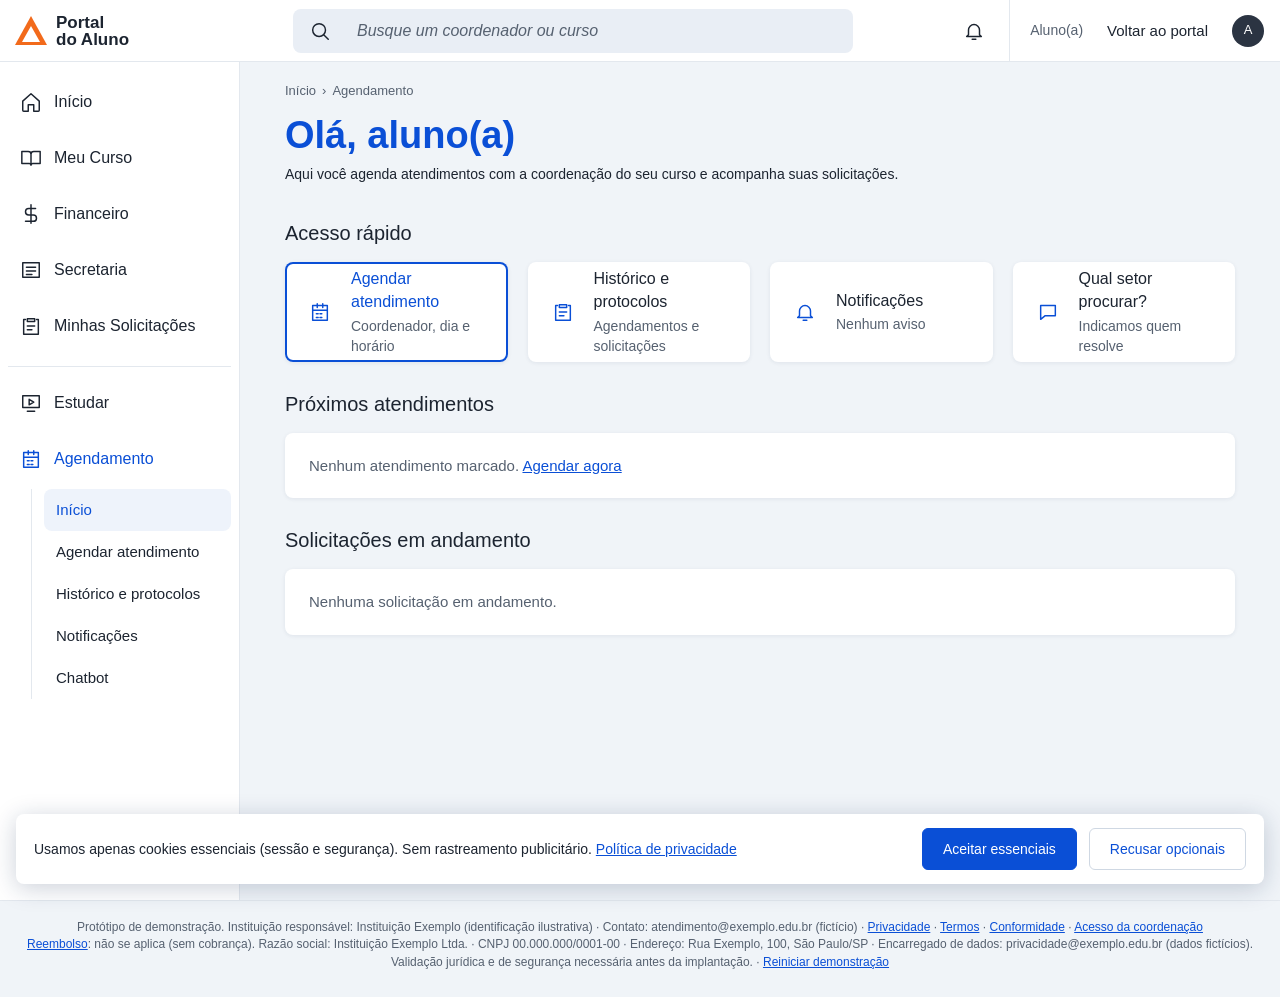
<file: agendamento/index.html>
<!DOCTYPE html><html lang="pt-BR"><head><meta charset="utf-8"><meta name="viewport" content="width=device-width, initial-scale=1, viewport-fit=cover"><title>Agendamento Acadêmico — protótipo</title>
<link rel="stylesheet" href="style.css"></head><body>
<a class="skip" href="#app">Ir para o conteúdo</a><div id="app"></div><div id="ck" role="dialog" aria-label="Preferências de cookies"><span style="flex:1">Usamos apenas cookies essenciais (sessão e segurança). Sem rastreamento publicitário. <a href="#" onclick="go('priv');return false">Política de privacidade</a></span><button class="btn" onclick="ck(1)">Aceitar essenciais</button><button class="btn s" onclick="ck(0)">Recusar opcionais</button></div>
<script src="config.js"></script><script src="script.js"></script></body></html>
</file>
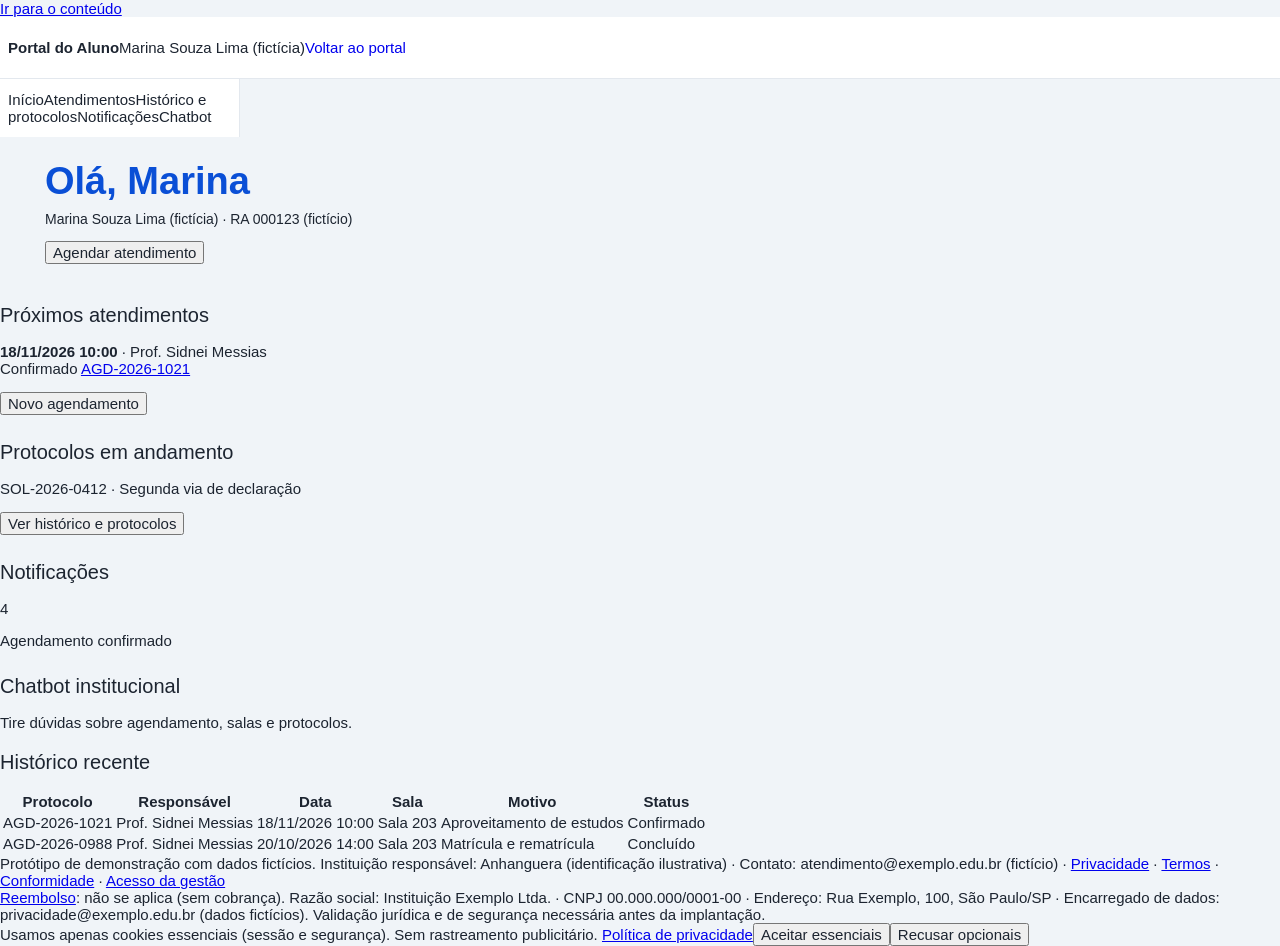
<file: index (1).html>
<!DOCTYPE html><html lang="pt-BR"><head><meta charset="utf-8"><meta name="viewport" content="width=device-width, initial-scale=1, viewport-fit=cover"><title>Agendamento Acadêmico — protótipo</title>
<link rel="stylesheet" href="style.css"></head><body>
<a class="skip" href="#app">Ir para o conteúdo</a><div id="app"></div><div id="ck" role="dialog" aria-label="Preferências de cookies"><span style="flex:1">Usamos apenas cookies essenciais (sessão e segurança). Sem rastreamento publicitário. <a href="#" onclick="go('priv');return false">Política de privacidade</a></span><button class="btn" onclick="ck(1)">Aceitar essenciais</button><button class="btn s" onclick="ck(0)">Recusar opcionais</button></div>
<script src="script.js"></script></body></html>
</file>
<file: agendamento/style.css>
/* agendamento/style.css | Módulo de Agendamento dentro do Portal do Aluno.
   Usa as mesmas medidas, cores e componentes do portal (../style.css):
   barra superior de 62px, menu lateral de 240px, cartões brancos com
   sombra leve, títulos sem exagero. Modo escuro automático.
   Organização: 1) cores  2) base  3) barra superior  4) menu lateral
   5) conteúdo  6) formulários e botões  7) tabelas e status
   8) calendário  9) chatbot  10) gestão  11) avisos  12) celular */

/* 1) Cores (mesmos valores do portal) */
:root{
  color-scheme:light;
  --bg:#f0f4f8; --sf:#fff; --tx:#1c2430; --mu:#566170; --ln:#e3e8ee; --ln2:#cfd8e3;
  --o:#0a4fd6; --od:#0a4fd6; --fill:#0a4fd6; --hover:#eef3fb; --soft:#f6f8fb; --search:#e9eef5;
  --ok:#166B34; --okb:#e3f3e8; --er:#b3261e; --erb:#fbe4e2; --warn:#8a4b00; --warnb:#fdf0e1;
  --sh:0 1px 4px rgba(20,40,80,.08); --sh2:0 2px 10px rgba(20,40,80,.16);
}
@media(prefers-color-scheme:dark){:root:not([data-theme="light"]){
  color-scheme:dark;
  --bg:#0f141b; --sf:#1a212b; --tx:#e8edf3; --mu:#aab5c3; --ln:#2a3340; --ln2:#3a4554;
  --o:#6a9bff; --od:#6a9bff; --fill:#2f6df0; --hover:#232d3a; --soft:#202834; --search:#232d3a;
  --ok:#7bd598; --okb:#173a22; --er:#ff9c94; --erb:#4a1e1b; --warn:#ffc27a; --warnb:#3d2a12;
  --sh:0 1px 4px rgba(0,0,0,.4); --sh2:0 2px 12px rgba(0,0,0,.55);
}}

/* 2) Base */
*{box-sizing:border-box}
html{-webkit-text-size-adjust:100%;scroll-padding-top:70px}
body{margin:0;background:var(--bg);color:var(--tx);font:15px/1.45 "Roboto","Segoe UI",Arial,sans-serif}
button,input,select,textarea{font:inherit;color:inherit}
a{color:var(--o)}
:focus-visible{outline:2px solid var(--o);outline-offset:2px}
svg.i{width:22px;height:22px;fill:none;stroke:currentColor;stroke-width:1.6;stroke-linecap:round;stroke-linejoin:round;flex:none}
.skip{position:absolute;left:8px;top:-60px;background:var(--fill);color:#fff;padding:10px 14px;border-radius:6px;z-index:30}
.skip:focus{top:8px}

/* 3) Barra superior (igual à do portal) */
header.top{position:sticky;top:0;z-index:5;height:62px;background:var(--sf);border-bottom:1px solid var(--ln);display:flex;align-items:center;padding:0 16px 0 8px}
.logo{display:flex;align-items:center;gap:6px;width:232px;flex:none;font-weight:800;line-height:1;font-size:17px;color:var(--tx);text-decoration:none;padding-left:4px}
.logo small{display:block;font-size:17px}
.search{flex:1;max-width:560px;margin:0 auto;display:flex;align-items:center;gap:14px;background:var(--search);border-radius:8px;padding:0 16px;height:44px}
.search input{flex:1;border:0;background:none;font-style:italic;font-size:16px;color:var(--tx);outline:0;min-width:0}
.search input::placeholder{color:var(--mu)}
.tools{display:flex;align-items:center;gap:20px;margin-left:auto}
.ib{background:none;border:0;padding:4px;position:relative;display:flex;align-items:center;color:var(--tx);text-decoration:none;cursor:pointer}
.ib .sm{display:none}
.badge{position:absolute;top:-6px;right:-8px;background:#c2410c;color:#fff;font-size:10px;border-radius:10px;padding:0 5px;line-height:15px}
.sep{width:1px;height:62px;background:var(--ln)}
.who{font-size:14px;color:var(--mu);max-width:220px;overflow:hidden;text-overflow:ellipsis;white-space:nowrap}
.avatar{width:32px;height:32px;border-radius:50%;background:#2b3442;color:#fff;display:grid;place-items:center;font-size:13px;font-weight:500;flex:none}

/* 4) Menu lateral (igual ao do portal, com o submenu do Agendamento aberto) */
.layout{display:flex;min-height:calc(100vh - 62px)}
.side{width:240px;flex:none;background:var(--sf);border-right:1px solid var(--ln);padding:12px 8px}
.side nav{display:flex;flex-direction:column}
.nav{display:flex;align-items:center;gap:12px;min-height:56px;padding:0 12px;border-radius:8px;color:var(--tx);text-decoration:none;font-size:16px;cursor:pointer}
.nav:hover{background:var(--hover)}
.nav.open{color:var(--o);font-weight:500}
.nav[aria-current]{background:var(--hover);color:var(--o);font-weight:500}
.divider{height:1px;background:var(--ln);margin:12px 0 8px}
.subnav{display:flex;flex-direction:column;margin:2px 0 6px 23px;padding-left:12px;border-left:1px solid var(--ln)}
.subnav .nav{min-height:42px;font-size:15px;padding:0 12px}
.side-t{font-size:12px;letter-spacing:.06em;text-transform:uppercase;color:var(--mu);padding:12px 12px 6px}
.mtabs{display:none}

/* 5) Conteúdo */
main{flex:1;min-width:0;padding:20px 45px 40px;max-width:1240px}
.crumbs{font-size:13px;color:var(--mu);margin:0 0 10px}
.crumbs a{color:var(--mu);text-decoration:none}.crumbs a:hover{color:var(--o);text-decoration:underline}
.crumbs .s{margin:0 6px}
h1{font-size:24px;font-weight:500;line-height:1.25;margin:0 0 6px}
h2{font-size:16px;font-weight:500;margin:0 0 12px}
h2.sec{font-size:20px;font-weight:400;margin:28px 0 14px}
main>h1+.mu{margin-top:0}
p{margin:0 0 10px}
.mu{color:var(--mu);font-size:14px}
.hero{padding:2px 0 6px}
.hero h1{font-size:38px;font-weight:600;color:var(--o);line-height:1.2;margin:0}
.hero p{margin:6px 0 0;font-size:14px}
.g{display:grid;gap:20px;grid-template-columns:repeat(auto-fill,minmax(260px,1fr))}
.c{background:var(--sf);border-radius:8px;box-shadow:var(--sh);padding:20px 24px}
.c.cl{cursor:pointer}.c.cl:hover{box-shadow:var(--sh2)}
.c>h2:first-child{margin-top:0}
.c p:last-child{margin-bottom:0}
/* cartões do portal: acesso rápido e listas com ícone e seta */
.card{background:var(--sf);border-radius:8px;box-shadow:var(--sh);color:var(--tx);text-decoration:none}
a.card,button.card{cursor:pointer;border:0;text-align:left;width:100%}
a.card:hover,button.card:hover{box-shadow:var(--sh2)}
.quick{display:grid;grid-template-columns:repeat(4,1fr);gap:20px}
.qk{display:flex;align-items:center;gap:20px;padding:0 24px;min-height:100px}
.qk .t{font-size:16px}.qk .s{font-size:14px;color:var(--mu);margin-top:2px}
.qk.hl{box-shadow:inset 0 0 0 2px var(--o),var(--sh)}.qk.hl .t{color:var(--o);font-weight:500}
.ico{color:var(--o);display:flex}
.list{display:flex;flex-direction:column;gap:12px}
.task{display:grid;grid-template-columns:auto 1fr auto auto;grid-template-areas:"ico body st chev";align-items:center;column-gap:20px;padding:18px 24px}
.task>.ico,.task>.av{grid-area:ico}.task>.body{grid-area:body}.task>.tag{grid-area:st}.task>.chev{grid-area:chev}
.task .body{flex:1;min-width:0}
.task .t{font-size:16px}.task .s{font-size:14px;color:var(--mu);margin-top:2px}
.chev{color:var(--mu);width:20px;height:20px}
.empty{padding:22px 24px;color:var(--mu)}
.av{width:44px;height:44px;border-radius:50%;background:var(--hover);color:var(--o);display:grid;place-items:center;font-weight:500;font-size:15px;flex:none}
.av.lg{width:64px;height:64px;font-size:20px}
.alert{display:flex;align-items:center;gap:20px;padding:22px 24px;margin:18px 0 0}
.alert .t{font-size:16px}.alert .s{font-size:14px;color:var(--mu)}
.info{background:var(--hover);border-radius:8px;padding:14px 18px;font-size:14px;margin:0 0 16px}

/* 6) Formulários e botões */
label{display:block;font-size:14px;font-weight:500;margin:14px 0 6px}
input,select,textarea{width:100%;min-height:44px;padding:10px 12px;border:1px solid var(--ln2);border-radius:6px;background:var(--sf);font-size:16px}
textarea{min-height:0;resize:vertical}
input:focus,select:focus,textarea:focus{outline:0;border-color:var(--o);box-shadow:0 0 0 3px rgba(10,79,214,.18)}
input[type=checkbox]{width:18px;min-height:0;height:18px;vertical-align:-3px;margin:0 6px 0 0;accent-color:var(--o)}
.err{color:var(--er);font-size:13px;margin-top:4px}
.err:empty{display:none}
.btn{display:inline-flex;align-items:center;justify-content:center;gap:8px;min-height:42px;padding:0 20px;border-radius:6px;border:1px solid var(--fill);background:var(--fill);color:#fff;font-weight:500;cursor:pointer;text-decoration:none;white-space:nowrap}
.btn:hover:not(:disabled){filter:brightness(.93)}
.btn.s{background:var(--sf);color:var(--o);border-color:var(--ln2)}
.btn.s:hover:not(:disabled){background:var(--hover);filter:none}
.btn.d{background:var(--er);border-color:var(--er);color:#fff}
.btn:disabled{opacity:.45;cursor:not-allowed}
.row{display:flex;gap:12px;flex-wrap:wrap;align-items:flex-end}
.row>*{flex:1;min-width:160px}
.row>.btn{flex:none;min-width:0}
.row label{margin-top:0}
.acts{display:flex;gap:10px;flex-wrap:wrap;margin-top:18px}

/* 7) Tabelas e status */
.tw{background:var(--sf);border-radius:8px;box-shadow:var(--sh);overflow-x:auto}
table{width:100%;border-collapse:collapse;font-size:14px}
caption{padding:12px 16px 0;font-size:13px}
th{text-align:left;font-weight:500;color:var(--mu);font-size:13px;padding:12px 16px;border-bottom:1px solid var(--ln);white-space:nowrap}
td{padding:12px 16px;border-bottom:1px solid var(--ln);vertical-align:middle}
tr:last-child td{border-bottom:0}
tr:hover td{background:var(--soft)}
.tag{display:inline-flex;align-items:center;gap:6px;font-size:13px;font-weight:500;color:var(--mu);white-space:nowrap}
.tag::before{content:"";width:8px;height:8px;border-radius:50%;background:currentColor;flex:none}
.tag.Confirmado,.tag.Concluído{color:var(--ok)}
.tag.Pendente{color:var(--warn)}
.tag.Cancelado{color:var(--er)}

/* 8) Calendário e horários */
.cal{display:grid;grid-template-columns:repeat(7,1fr);gap:6px}
.cal b{text-align:center;font-size:12px;font-weight:500;color:var(--mu);padding-bottom:4px}
.d{width:100%;min-height:44px;border-radius:6px;border:1px solid transparent;background:var(--soft);color:var(--mu);opacity:.75;cursor:not-allowed;font-size:14px}
.d.av{background:var(--sf);border-color:var(--ln2);color:var(--tx);opacity:1;font-weight:500;cursor:pointer}
.d.av:hover{border-color:var(--o);color:var(--o)}
.d.sel,.d.sel:hover{background:var(--fill);border-color:var(--fill);color:#fff}
.sl{display:flex;flex-wrap:wrap;gap:8px;margin:4px 0 16px}
.sl button{min-height:42px;min-width:84px;padding:0 16px;border-radius:6px;border:1px solid var(--ln2);background:var(--sf);font-weight:500;cursor:pointer}
.sl button:hover:not(:disabled){border-color:var(--o);color:var(--o)}
.sl button:disabled{background:var(--soft);color:var(--mu);text-decoration:line-through;cursor:not-allowed;border-color:transparent}
.sl button.sel,.sl button.sel:hover{background:var(--fill);border-color:var(--fill);color:#fff}
.leg{display:flex;flex-wrap:wrap;gap:16px;font-size:13px;color:var(--mu);margin:14px 0}
.leg span{display:inline-flex;align-items:center;gap:6px}
.leg i{width:14px;height:14px;border-radius:3px;border:1px solid var(--ln2);background:var(--sf)}
.leg i.n{background:var(--soft);border-color:transparent}
.leg i.s{background:var(--fill);border-color:var(--fill)}
.mes{display:flex;gap:8px;margin:14px 0 0}
.mes .btn[aria-pressed="true"]{background:var(--hover);border-color:var(--o)}

/* 9) Chatbot */
.setores{display:grid;grid-template-columns:repeat(3,1fr);gap:20px;margin:0 0 16px}
.chat{height:340px;overflow:auto;display:flex;flex-direction:column;gap:10px;padding:4px 2px 12px}
.m{padding:10px 14px;border-radius:8px;max-width:80%;font-size:14px}
.m.b{background:var(--bg);align-self:flex-start}
.m.u{background:var(--fill);color:#fff;align-self:flex-end}
.qs{display:flex;flex-wrap:wrap;gap:8px;margin:8px 0 12px}
.qs .btn{min-height:36px;padding:0 14px;font-size:14px;white-space:normal;text-align:left}
.ask{display:flex;gap:8px}.ask input{flex:1}

/* 10) Gestão */
.kpis{grid-template-columns:repeat(auto-fit,minmax(170px,1fr))}
.g2{grid-template-columns:repeat(auto-fit,minmax(300px,1fr))}
.k{font-size:28px;font-weight:500;color:var(--o);line-height:1.1;margin-bottom:4px}
.bar{display:flex;align-items:center;gap:10px;margin:8px 0;font-size:14px}
.bar span:first-child{width:120px;flex:none}
.bar i{display:block;height:8px;background:var(--o);border-radius:2px}
.bar span:last-child{color:var(--mu);font-size:13px}
hr{border:0;border-top:1px solid var(--ln);margin:16px 0}

/* 11) Avisos, janelas e rodapé */
.ov{position:fixed;inset:0;background:rgba(15,20,27,.55);display:flex;align-items:center;justify-content:center;padding:16px;z-index:9}
.ov .c{max-width:460px;width:100%;max-height:90vh;overflow:auto;box-shadow:0 10px 40px rgba(0,0,0,.3)}
#ck{position:fixed;left:16px;right:16px;bottom:16px;z-index:8;background:var(--sf);border-radius:8px;box-shadow:0 4px 24px rgba(20,40,80,.22);padding:14px 18px;display:flex;gap:12px;align-items:center;flex-wrap:wrap;font-size:14px}
#toast{position:fixed;top:74px;right:16px;background:#1c2430;color:#fff;padding:12px 18px;border-radius:6px;z-index:20;font-size:14px;box-shadow:var(--sh2)}
footer{padding:18px 24px 26px;text-align:center;font-size:12px;color:var(--mu);border-top:1px solid var(--ln)}
footer a{color:var(--o)}

/* 12) Telas menores */
@media(max-width:1100px){.quick{grid-template-columns:repeat(2,1fr)}.logo{width:auto;margin-right:16px}.setores{grid-template-columns:1fr}}
@media(max-width:900px){main{padding:20px 24px 36px}.search{display:none}}
@media(max-width:760px){
  header.top{padding:0 12px 0 8px}
  .tools{gap:4px}.sep,.who{display:none}
  .ib{min-width:44px;min-height:44px;justify-content:center}
  .ib.volta{padding:0 8px}.ib .lg{display:none}.ib .sm{display:inline}
  .layout{display:block;min-height:0}
  .side{display:none}
  .mtabs{display:flex;position:sticky;top:62px;z-index:4;background:var(--sf);border-bottom:1px solid var(--ln);overflow-x:auto;-webkit-overflow-scrolling:touch;padding:0 8px}
  .mtabs a{flex:none;padding:14px 12px 12px;color:var(--mu);text-decoration:none;font-size:14px;font-weight:500;border-bottom:3px solid transparent;white-space:nowrap}
  .mtabs a[aria-current]{color:var(--o);border-bottom-color:var(--o)}
  main{padding:16px 16px 32px}
  .hero h1{font-size:30px}
  .quick{grid-template-columns:1fr;gap:12px}
  .qk{min-height:84px}
  .g{grid-template-columns:1fr;gap:12px}
  .c{padding:18px}
  .task{padding:16px 18px;column-gap:14px;row-gap:6px;grid-template-columns:auto 1fr auto;grid-template-areas:"ico body chev" "ico st chev"}
  .task>.tag{justify-self:start}
  .task .t{font-size:15px}
  .kpis{grid-template-columns:repeat(2,1fr)}
  .row>*{min-width:100%}.row>.btn{flex:1 1 auto;min-width:0;max-width:100%;white-space:normal;text-align:center;padding:8px 16px;line-height:1.25}/* botões quebram linha em vez de cortar o texto (fonte grande no iPhone) */
  .acts .btn{white-space:normal;text-align:center}
  .acts .btn{flex:1}
  table{min-width:600px}
  .cal{gap:4px}.d{min-height:40px}
  .sl button{flex:1 1 28%}
  .m{max-width:90%}
  .chat{height:300px}
  .bar span:first-child{width:96px}
  #ck{left:8px;right:8px;bottom:8px}#ck .btn{flex:1}
  #toast{left:16px;right:16px;top:auto;bottom:16px}
}
@media(prefers-reduced-motion:reduce){*{transition:none!important}}

/* 13) Triagem e orientação */
.faq{margin:0;padding-left:20px}
.faq li{margin:0 0 12px;line-height:1.5}
.faq li:last-child{margin-bottom:0}
.info.warn{background:var(--warnb)}
.kv{display:flex;gap:40px;flex-wrap:wrap}
.kv .k{margin-bottom:2px}

/* 14) Tutorial visual do aceite da grade (telas desenhadas) */
.tut{list-style:none;margin:16px 0 12px;padding:0;display:grid;grid-template-columns:repeat(4,1fr);gap:16px}
.tut li{display:flex;flex-direction:column;gap:10px}
.tut p{margin:0;font-size:14px;line-height:1.45}
.tut b.n{display:inline-grid;place-items:center;width:22px;height:22px;border-radius:50%;background:var(--fill);color:#fff;font-size:12px;font-weight:500;margin-right:8px;vertical-align:1px}
.tela{position:relative;height:136px;border:1px solid var(--ln2);border-radius:8px;background:var(--bg);overflow:hidden;padding:26px 10px 10px;font-size:11px;color:var(--tx)}
.tela::before{content:"";position:absolute;left:0;right:0;top:0;height:18px;background:var(--sf);border-bottom:1px solid var(--ln)}
.tela::after{content:"";position:absolute;left:8px;top:4px;width:10px;height:10px;background:#f26a1b;clip-path:polygon(50% 0,100% 100%,0 100%)}
.tela span,.tela em{display:block;font-style:normal;padding:5px 8px;border-radius:5px;margin-bottom:4px;background:var(--sf);white-space:nowrap;overflow:hidden;text-overflow:ellipsis}
.tela .hi{position:relative;box-shadow:inset 0 0 0 2px var(--fill);color:var(--o);font-weight:500;padding-right:24px}
.tela .hi::after{content:"";position:absolute;right:8px;top:50%;width:10px;height:10px;margin-top:-5px;border-radius:50%;background:var(--fill);animation:toque 1.6s ease-out infinite}
@keyframes toque{0%{box-shadow:0 0 0 0 rgba(10,79,214,.5)}100%{box-shadow:0 0 0 9px rgba(10,79,214,0)}}
.m-grade b{color:var(--ok);margin-right:6px}
.m-grade em.hi{background:var(--fill);color:#fff;text-align:center;margin-top:6px;box-shadow:none;padding-left:24px}
.m-grade em.hi::after{background:#fff}
.m-ok{display:flex;flex-direction:column;align-items:center;justify-content:center;height:100%;gap:4px;text-align:center}
.m-ok b{width:34px;height:34px;border-radius:50%;background:var(--okb);color:var(--ok);display:grid;place-items:center;font-size:18px}
.tela .m-ok span{background:none;font-weight:500;font-size:12px;padding:0;margin:0}
.m-ok small{font-size:10px;color:var(--mu)}
@media(max-width:1100px){.tut{grid-template-columns:repeat(2,1fr)}}
@media(max-width:760px){.tut{grid-template-columns:1fr;gap:12px}.tut li{flex-direction:row;align-items:center;gap:12px}.tela{flex:0 0 46%;height:116px}}
@media(prefers-reduced-motion:reduce){.tela .hi::after{animation:none}}

/* 15) Chat com IA */
.ia-tag{display:inline-block;font-size:12px;font-weight:500;color:var(--o);background:var(--hover);border-radius:4px;padding:1px 8px;margin-bottom:6px}
.dig{color:var(--mu);font-style:italic}
</file>
<file: style.css>
/* style.css | Portal do Aluno. Mobile first. Cores em variáveis (:root), com modo escuro automático. Login no final do arquivo. */
:root{
  box-sizing:border-box;
  padding-top:env(safe-area-inset-top,0px);
  padding-bottom:env(safe-area-inset-bottom,0px);
  color-scheme:light;
  --bg:#f0f4f8; --surface:#fff; --text:#1c2430; --muted:#6b7684; --border:#e3e8ee;
  --blue:#0a4fd6; --green:#0a8a5c; --orange:#f26a1b; --hover:#eef3fb; --search:#e9eef5;
}
@media (prefers-color-scheme:dark){
  :root:not([data-theme="light"]){
    color-scheme:dark;
    --bg:#0f141b; --surface:#1a212b; --text:#e8edf3; --muted:#9aa6b4; --border:#2a3340;
    --blue:#6a9bff; --green:#2fc08a; --hover:#232d3a; --search:#232d3a;
  }
}
:root[data-theme="dark"]{
  color-scheme:dark;
  --bg:#0f141b; --surface:#1a212b; --text:#e8edf3; --muted:#9aa6b4; --border:#2a3340;
  --blue:#6a9bff; --green:#2fc08a; --hover:#232d3a; --search:#232d3a;
}
*{box-sizing:border-box}
html{scroll-padding-top:env(safe-area-inset-top,0px)}
body{margin:0;background:var(--bg);color:var(--text);font-family:"Roboto","Segoe UI",Arial,sans-serif;font-size:15px}
svg.i{width:22px;height:22px;fill:none;stroke:currentColor;stroke-width:1.6;stroke-linecap:round;stroke-linejoin:round;flex:none}
button{font:inherit;color:inherit;cursor:pointer}
:focus-visible{outline:2px solid var(--blue);outline-offset:2px}

/* Topbar */
.top{position:sticky;top:env(safe-area-inset-top,0px);z-index:5;height:62px;background:var(--surface);border-bottom:1px solid var(--border);display:flex;align-items:center;padding:0 16px 0 8px}
.logo{display:flex;align-items:center;gap:6px;width:232px;font-weight:800;line-height:1;font-size:17px}
.logo small{display:block;font-size:17px}
.search{flex:1;max-width:560px;margin:0 auto;display:flex;align-items:center;gap:14px;background:var(--search);border-radius:8px;padding:0 16px;height:44px;color:var(--text)}
.search input{flex:1;border:0;background:none;font:italic 16px inherit;color:var(--text);outline:0}
.search input::placeholder{color:var(--muted)}
.tools{display:flex;align-items:center;gap:22px;margin-left:auto}
.ib{background:none;border:0;padding:4px;position:relative;display:flex}
.badge{position:absolute;top:-6px;right:-8px;background:var(--muted);color:#fff;font-size:10px;border-radius:10px;padding:0 5px;line-height:15px}
.sep{width:1px;height:62px;background:var(--border)}
.call{color:var(--blue);padding:0 24px}
.avatar{width:32px;height:32px;border-radius:50%;background:radial-gradient(circle at 40% 35%,#d9b58a 0 18%,#2b2b3a 20%);border:2px solid var(--surface)}

/* Layout */
.shell{display:flex;min-height:calc(100vh - 62px)}
.side{width:240px;flex:none;background:var(--surface);border-right:1px solid var(--border);padding:12px 8px}
.side nav{display:flex;flex-direction:column}
.nav{display:flex;align-items:center;gap:12px;height:62.5px;padding:0 12px;background:none;border:0;border-radius:8px;text-align:left;width:100%;font-size:16px}
.nav:hover{background:var(--hover)}
a.nav{text-decoration:none;color:inherit}
.nav.active{background:var(--hover);color:var(--blue);font-weight:500}
.nav .ext{margin-left:auto;width:14px;height:14px;color:var(--blue)}
.divider{height:1px;background:var(--border);margin:12px 0 8px}
main{flex:1;min-width:0}
.hero{background:var(--bg);padding:22px 45px 14px}
.hero h1{margin:0;font-size:38px;font-weight:600;color:var(--blue);line-height:1.2}
.hero p{margin:6px 0 0;font-size:14px}
.content{padding:24px 45px 40px;background:var(--bg)}
.card{background:var(--surface);border-radius:8px;box-shadow:0 1px 4px rgba(20,40,80,.08)}
.row{display:flex;align-items:center;gap:20px;padding:0 24px}
.row .t{font-size:16px}
.row .s{font-size:14px;color:var(--muted);margin-top:2px}
.ico{color:var(--blue)}
.alert{height:96px}
h2{font-size:20px;font-weight:500;margin:26px 0 16px}
.quick{display:grid;grid-template-columns:repeat(4,1fr);gap:20px}
.quick .card{height:100px;border:0;text-align:left;width:100%}
.quick .card:hover,.task:hover{box-shadow:0 2px 10px rgba(20,40,80,.16)}
.tasks{display:grid;grid-template-columns:1fr 408px;gap:16px;align-items:start}
.list{display:flex;flex-direction:column;gap:16px}
.task{width:100%;border:0;text-align:left;display:flex;align-items:center;gap:20px;padding:20px 24px;position:relative}
.task .body{flex:1}
.bar{height:4px;border-radius:2px;background:var(--green);margin-top:14px;width:100%}
.chev{color:var(--muted);width:20px;height:20px}
.task.plain{padding:34px 24px}

/* Banner */
.banner{position:relative;height:332px;border-radius:14px;overflow:hidden;background:linear-gradient(120deg,#4a4f58,#b9b3a8 45%,#7c7367);color:var(--orange)}
.banner::before{content:"";position:absolute;inset:0;background:#e8c79a;clip-path:polygon(10% 0,10% 100%,88% 50%);opacity:.95}
.banner h3{position:absolute;left:44px;top:90px;margin:0;font-size:29px;line-height:1.05;font-weight:800;color:#e8531b;width:280px}
.banner p{position:absolute;left:44px;top:158px;margin:0;width:260px;font-size:12px;line-height:1.25;font-weight:600;color:#c4481a}
.pill{position:absolute;left:32px;top:232px;background:#ea4f1c;color:#fff;border-radius:30px;padding:10px 22px 10px 66px;font-size:12px;font-weight:700;line-height:1.2;width:272px}
.pill::before{content:"";position:absolute;left:22px;top:11px;border-left:26px solid #fff;border-top:13px solid transparent;border-bottom:13px solid transparent;opacity:.85}
.nb{position:absolute;top:156px;width:38px;height:38px;border-radius:50%;background:#fff;border:0;color:#333;display:flex;align-items:center;justify-content:center}
.nb.l{left:8px}.nb.r{right:8px}
.nb svg{width:18px;height:18px}
.dots{position:absolute;left:184px;bottom:16px;display:flex;gap:2px}
.dots i{width:11px;height:11px;border-radius:50%;background:#fff;opacity:.5}
.dots i.on{opacity:1}
.pause{position:absolute;right:82px;bottom:8px;width:30px;height:30px;border-radius:50%;background:#fff;border:0;display:flex;align-items:center;justify-content:center;color:#111}

@media(max-width:1100px){.quick{grid-template-columns:repeat(2,1fr)}.tasks{grid-template-columns:1fr}.logo{width:auto;margin-right:16px}}
@media(max-width:760px){
  .side{display:none}
  .hero,.content{padding-left:16px;padding-right:16px}
  .quick{grid-template-columns:1fr}
  .tools{gap:10px}.call{padding:0 8px}.sep,.search{display:none}
  .tools{margin-left:auto}
}
@media(prefers-reduced-motion:reduce){*{transition:none!important}}

/* Login (mobile first) */
.login{min-height:100vh;display:flex;flex-direction:column;background:var(--surface)}
.login-form{flex:1;display:flex;flex-direction:column;padding:28px 20px;max-width:560px;width:100%;margin:0 auto}
.login .brand{display:flex;align-items:center;gap:8px;font-weight:800;line-height:1;font-size:17px;margin-bottom:40px}
.login h1{font-size:2rem;font-weight:600;margin:0 0 6px}
.login .lead{margin:0 0 28px}
.fld{margin-bottom:18px}
.fld label{display:block;font-weight:600;margin-bottom:8px;font-size:.95rem}
.inp{display:flex;align-items:center;border:1px solid var(--border);border-radius:8px;background:var(--surface);min-height:52px;padding:0 14px}
.inp:focus-within{border-color:var(--blue);box-shadow:0 0 0 3px rgba(10,79,214,.2)}
.inp.bad{border-color:#c62828}
.inp input{flex:1;border:0;background:none;font:inherit;font-size:16px;color:var(--text);outline:0;min-height:50px;min-width:0}
.eye{background:none;border:0;padding:8px;color:var(--muted);display:flex}
.err{color:#c62828;font-size:.88rem;margin:6px 0 0}
.mu-note{color:var(--muted);font-size:.88rem;margin:10px 0 0}
.link{background:none;border:0;padding:6px 0;color:var(--blue);font-weight:600;font-size:.95rem;cursor:pointer}
.go{width:100%;min-height:52px;border:0;border-radius:8px;background:#0a4fd6;color:#fff;font-weight:600;font-size:1rem;margin-top:24px;cursor:pointer}
.go:hover{filter:brightness(.92)}
.login-foot{margin-top:auto;padding-top:32px;text-align:center;color:var(--muted);font-size:.82rem}
.login-foot p{margin:4px 0}
.login-art{display:none}
.sair{font-size:.9rem;font-weight:500}
@media(prefers-color-scheme:dark){:root:not([data-theme="light"]) .err{color:#ff8a80}:root:not([data-theme="light"]) .go{background:#2f6df0}}
@media(min-width:900px){
 .login{flex-direction:row}
 .login-form{max-width:none;width:44%;flex:none;margin:0;padding:36px 56px}
 .login-art{display:flex;flex:1;flex-direction:column;align-items:center;justify-content:center;gap:24px;padding:40px;background:linear-gradient(135deg,#0a4fd6,#123a8f);color:#fff;text-align:center;font-size:1.3rem;font-weight:500}
 .login-art p{max-width:340px;margin:0}
}

/* Card "Agendar atendimento": link de destaque, único acesso ao agendamento no celular (menu lateral fica oculto) */
a.card{color:inherit;text-decoration:none;cursor:pointer}
.quick .card.hl{box-shadow:inset 0 0 0 2px var(--blue),0 1px 4px rgba(20,40,80,.08)}
.quick .card.hl .t{color:var(--blue);font-weight:600}
.quick .card.hl{grid-column:1/-1}
/* Contraste AA (4,5:1): contador de notificações e chamada do banner */
.badge{background:#c2410c}
.pill{background:#c2410c}

/* Login: escolha entre aluno e coordenação */
.tipo{display:flex;gap:4px;padding:4px;background:var(--search);border-radius:10px;margin:0 0 24px}
.tipo button{flex:1;min-height:44px;border:0;border-radius:8px;background:none;color:var(--muted);font-weight:600}
.tipo button[aria-pressed="true"]{background:var(--surface);color:var(--blue);box-shadow:0 1px 4px rgba(20,40,80,.15)}
.inp select{flex:1;border:0;background:none;font:inherit;font-size:16px;color:var(--text);outline:0;min-height:50px;min-width:0}
.inp select option{color:#1c2430}

/* Celular: cabeçalho cabe na tela e botões com área de toque de 44px */
@media(max-width:760px){
  .top{padding:0 6px 0 4px}
  .logo{margin-right:6px}.logo small{white-space:nowrap}
  .tools{gap:0}
  .ib{min-width:44px;min-height:44px;align-items:center;justify-content:center}
  .call{padding:0}
  .ib.sair{padding:0 8px}
}
@media(max-width:420px){
  .tools .ib[aria-label="Comunicados"],.tools .ib[aria-label="Configurações"]{display:none}
}
@media(max-width:760px){.link{min-height:44px}.pause{width:44px;height:44px}}
</file>
